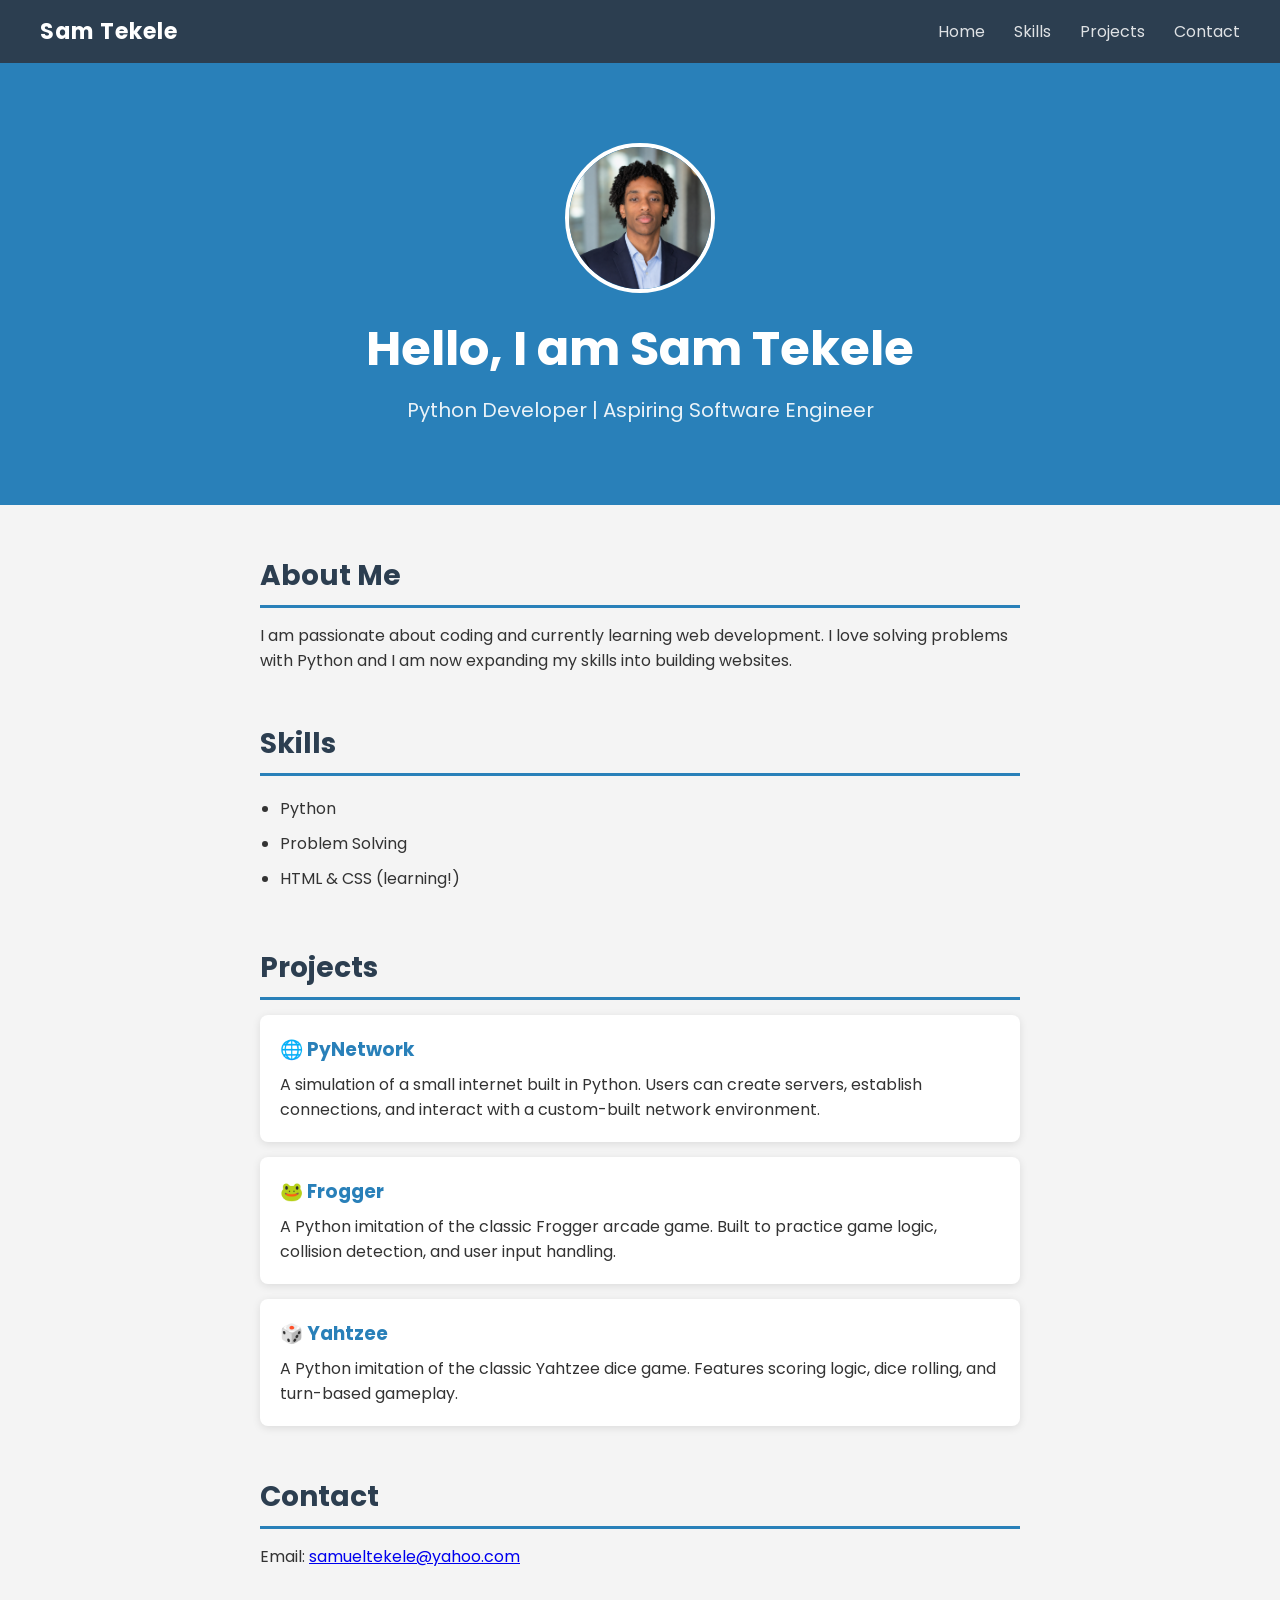
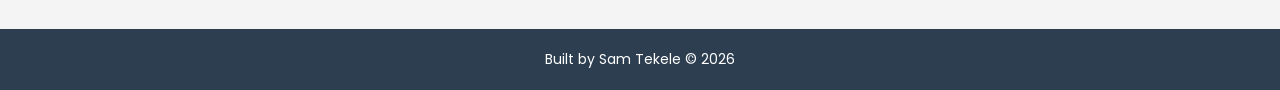
<file: index.html>
<!DOCTYPE html>
<html lang="en">
  <head>
    <meta charset="UTF-8" />
    <link href="https://fonts.googleapis.com/css2?family=Poppins:wght@300;400;600;700&display=swap" rel="stylesheet" />
    <title>Sam Tekele | Portfolio</title>
    <link rel="stylesheet" href="style.css" />
  </head>
 <body>

  <!-- NAVBAR -->
  <nav>
  <div class="nav-logo">Sam Tekele</div>
  <div class="nav-links">
    <a href="index.html">Home</a>
    <a href="skills.html">Skills</a>
    <a href="projects.html">Projects</a>
    <a href="contact.html">Contact</a>
  </div>
</nav>
  <!-- HERO -->
  <div class="hero">
    <img src="headshot.png" class="avatar" alt="Sam Tekele" />
    <h1>Hello, I am Sam Tekele</h1>
    <p>Python Developer | Aspiring Software Engineer</p>
  </div>

  <!-- ABOUT -->
  <div class="section">
    <h2>About Me</h2>
    <p>I am passionate about coding and currently learning web development. I love solving problems with Python and I am now expanding my skills into building websites.</p>
  </div>

  <!-- SKILLS -->
  <div class="section">
    <h2>Skills</h2>
    <ul>
      <li>Python</li>
      <li>Problem Solving</li>
      <li>HTML & CSS (learning!)</li>
    </ul>
  </div>

  <!-- PROJECTS -->
  <!-- PROJECTS -->
  <div class="section">
    <h2>Projects</h2>
    <div class="card">
      <h3>🌐 PyNetwork</h3>
      <p>A simulation of a small internet built in Python. Users can create servers, establish connections, and interact with a custom-built network environment.</p>
    </div>
    <div class="card">
      <h3>🐸 Frogger</h3>
      <p>A Python imitation of the classic Frogger arcade game. Built to practice game logic, collision detection, and user input handling.</p>
    </div>
    <div class="card">
      <h3>🎲 Yahtzee</h3>
      <p>A Python imitation of the classic Yahtzee dice game. Features scoring logic, dice rolling, and turn-based gameplay.</p>
    </div>
  </div>

  <!-- CONTACT -->
  <div class="section">
    <h2>Contact</h2>
    <p>Email: <a href="mailto:samueltekele@yahoo.com">samueltekele@yahoo.com</a></p>
  </div>

  <!-- FOOTER -->
  <footer>
    <p>Built by Sam Tekele © 2026</p>
  </footer>

</body>
</html>
</file>
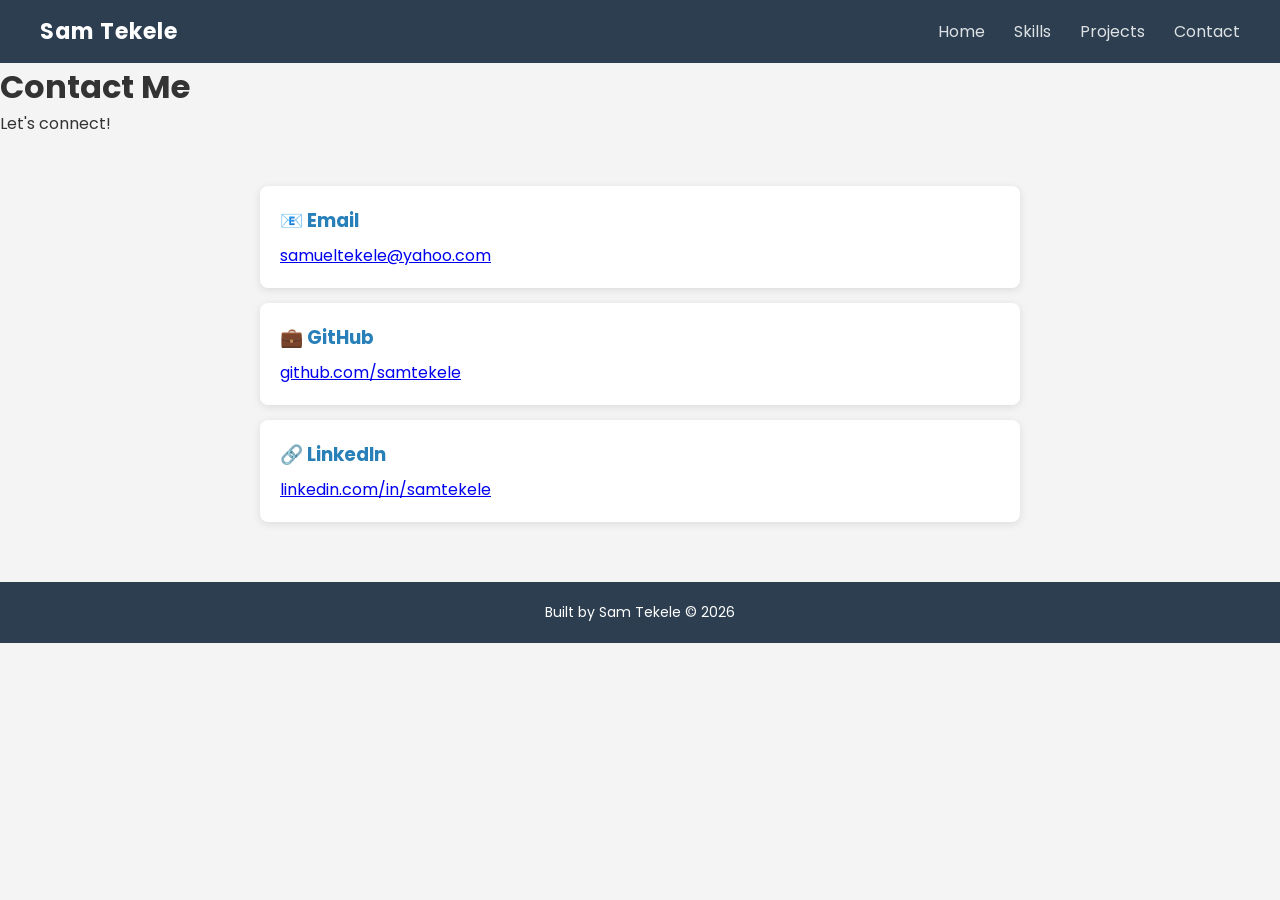
<file: contact.html>
<!DOCTYPE html>
<html lang="en">
  <head>
    <meta charset="UTF-8" />
    <link href="https://fonts.googleapis.com/css2?family=Poppins:wght@300;400;600;700&display=swap" rel="stylesheet" />
    <title>Sam Tekele | Contact</title>
    <link rel="stylesheet" href="style.css" />
  </head>
  <body>

    <nav>
      <div class="nav-logo">Sam Tekele</div>
      <div class="nav-links">
        <a href="index.html">Home</a>
        <a href="skills.html">Skills</a>
        <a href="projects.html">Projects</a>
        <a href="contact.html">Contact</a>
      </div>
    </nav>

    <div class="page-hero">
      <h1>Contact Me</h1>
      <p>Let's connect!</p>
    </div>

    <div class="section">
      <div class="card">
        <h3>📧 Email</h3>
        <p><a href="mailto:samueltekele@yahoo.com">samueltekele@yahoo.com</a></p>
      </div>
      <div class="card">
        <h3>💼 GitHub</h3>
        <p><a href="https://github.com/samtekele" target="_blank">github.com/samtekele</a></p>
      </div>
      <div class="card">
        <h3>🔗 LinkedIn</h3>
        <p><a href="https://linkedin.com/in/samtekele" target="_blank">linkedin.com/in/samtekele</a></p>
      </div>
    </div>

    <footer>
      <p>Built by Sam Tekele © 2026</p>
    </footer>

  </body>
</html>
</file>
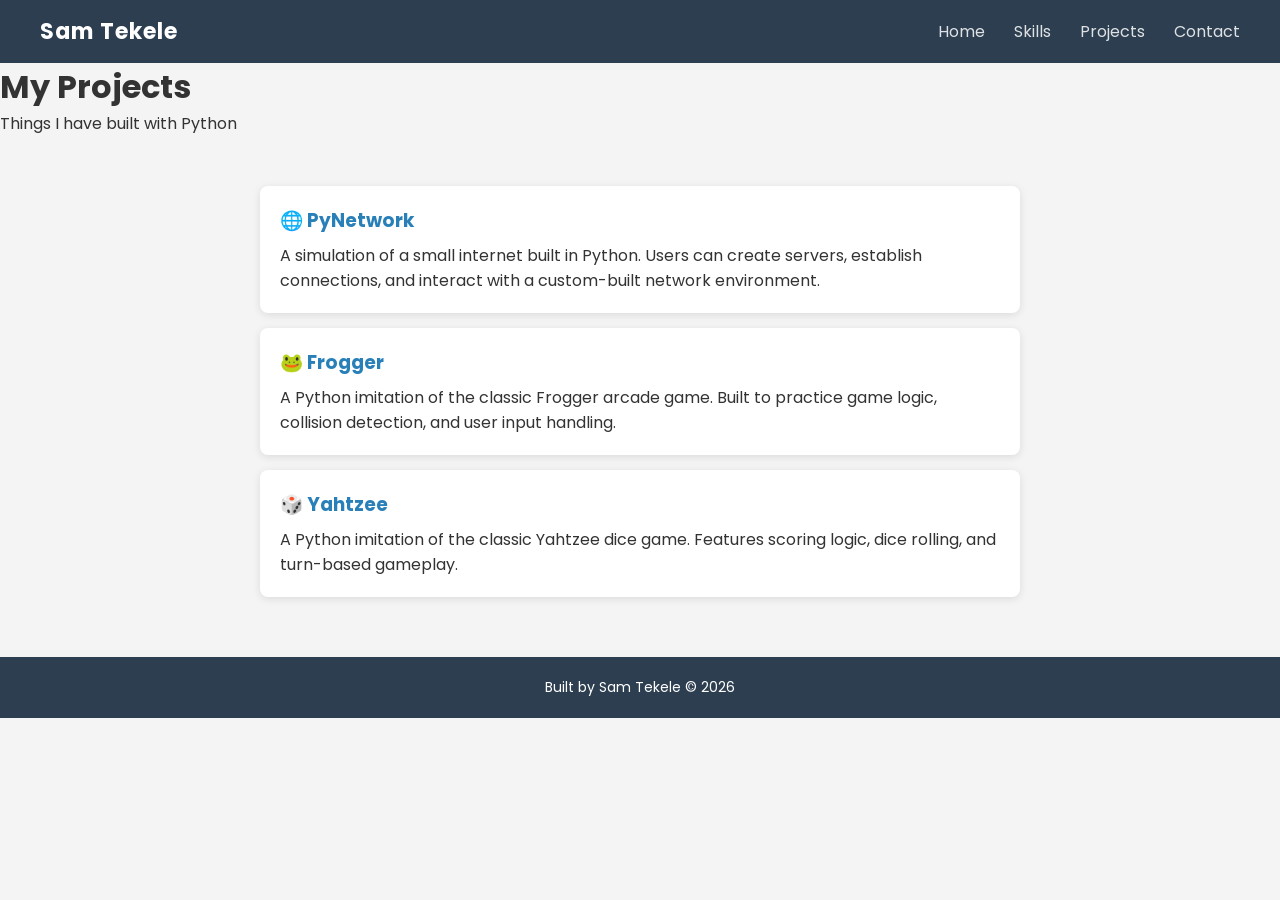
<file: projects.html>
<!DOCTYPE html>
<html lang="en">
  <head>
    <meta charset="UTF-8" />
    <link href="https://fonts.googleapis.com/css2?family=Poppins:wght@300;400;600;700&display=swap" rel="stylesheet" />
    <title>Sam Tekele | Projects</title>
    <link rel="stylesheet" href="style.css" />
  </head>
  <body>

    <nav>
      <div class="nav-logo">Sam Tekele</div>
      <div class="nav-links">
        <a href="index.html">Home</a>
        <a href="skills.html">Skills</a>
        <a href="projects.html">Projects</a>
        <a href="contact.html">Contact</a>
      </div>
    </nav>

    <div class="page-hero">
      <h1>My Projects</h1>
      <p>Things I have built with Python</p>
    </div>

    <div class="section">
      <div class="card">
        <h3>🌐 PyNetwork</h3>
        <p>A simulation of a small internet built in Python. Users can create servers, establish connections, and interact with a custom-built network environment.</p>
      </div>
      <div class="card">
        <h3>🐸 Frogger</h3>
        <p>A Python imitation of the classic Frogger arcade game. Built to practice game logic, collision detection, and user input handling.</p>
      </div>
      <div class="card">
        <h3>🎲 Yahtzee</h3>
        <p>A Python imitation of the classic Yahtzee dice game. Features scoring logic, dice rolling, and turn-based gameplay.</p>
      </div>
    </div>

    <footer>
      <p>Built by Sam Tekele © 2026</p>
    </footer>

  </body>
</html>
</file>
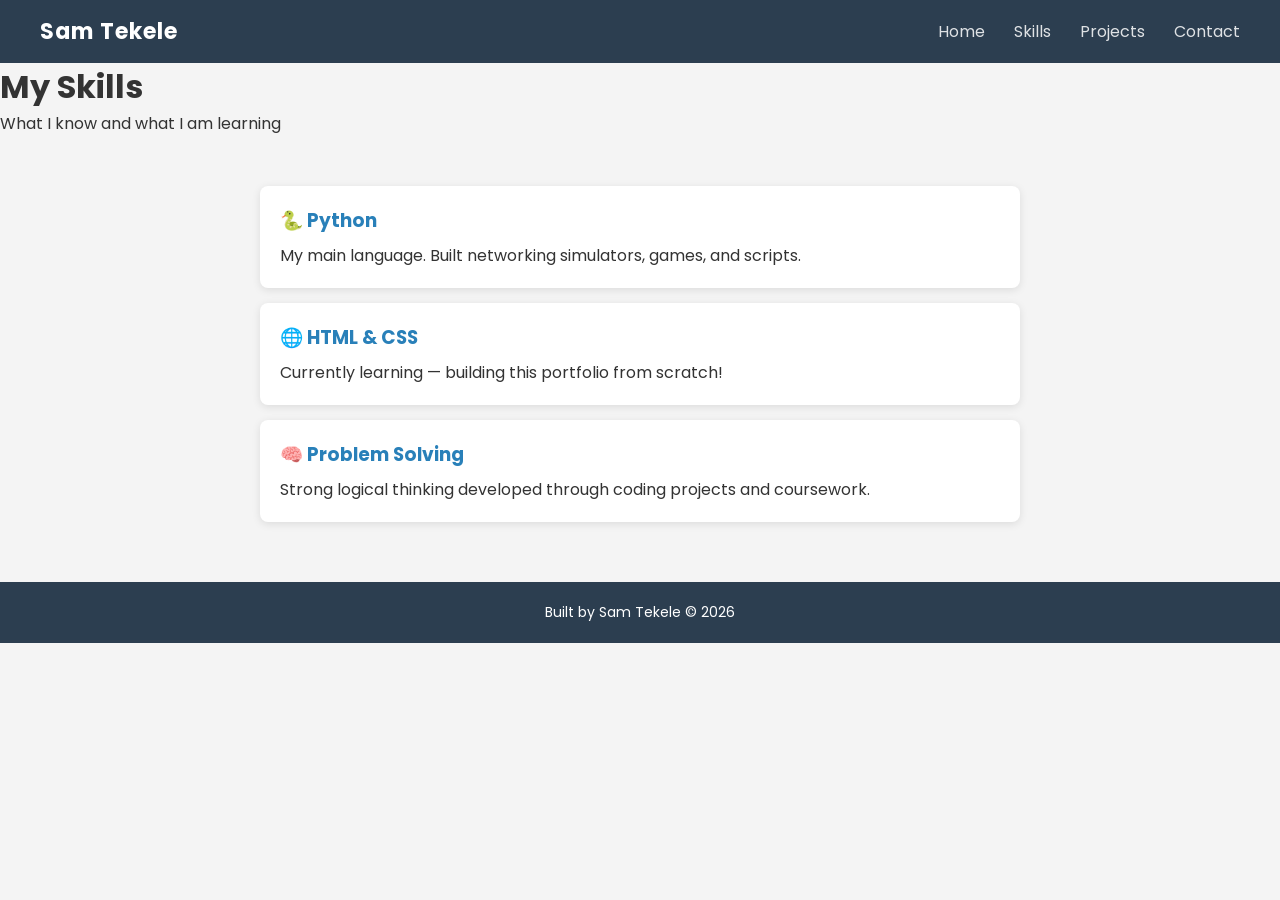
<file: skills.html>
<!DOCTYPE html>
<html lang="en">
  <head>
    <meta charset="UTF-8" />
    <link href="https://fonts.googleapis.com/css2?family=Poppins:wght@300;400;600;700&display=swap" rel="stylesheet" />
    <title>Sam Tekele | Skills</title>
    <link rel="stylesheet" href="style.css" />
  </head>
  <body>

    <nav>
      <div class="nav-logo">Sam Tekele</div>
      <div class="nav-links">
        <a href="index.html">Home</a>
        <a href="skills.html">Skills</a>
        <a href="projects.html">Projects</a>
        <a href="contact.html">Contact</a>
      </div>
    </nav>

    <div class="page-hero">
      <h1>My Skills</h1>
      <p>What I know and what I am learning</p>
    </div>

    <div class="section">
      <div class="card">
        <h3>🐍 Python</h3>
        <p>My main language. Built networking simulators, games, and scripts.</p>
      </div>
      <div class="card">
        <h3>🌐 HTML & CSS</h3>
        <p>Currently learning — building this portfolio from scratch!</p>
      </div>
      <div class="card">
        <h3>🧠 Problem Solving</h3>
        <p>Strong logical thinking developed through coding projects and coursework.</p>
      </div>
    </div>

    <footer>
      <p>Built by Sam Tekele © 2026</p>
    </footer>

  </body>
</html>
</file>
<file: style.css>
/* General */
* {
  margin: 0;
  padding: 0;
  box-sizing: border-box;
}

body {
  font-family: 'Poppins', sans-serif;
  background-color: #f4f4f4;
  color: #333;
}

/* NAVBAR */
nav {
  background-color: #2c3e50;
  padding: 15px 40px;
  display: flex;
  justify-content: space-between;
  align-items: center;
}

.nav-logo {
  color: white;
  font-size: 22px;
  font-weight: bold;
  letter-spacing: 1px;
}

.nav-links a {
  color: white;
  text-decoration: none;
  margin-left: 25px;
  font-size: 16px;
  opacity: 0.85;
  transition: opacity 0.2s;
}

.nav-links a:hover {
  opacity: 1;
}

/* HERO */
.hero {
  background-color: #2980b9;
  color: white;
  text-align: center;
  padding: 80px 20px;
}

.avatar {
  width: 150px;
  height: 150px;
  border-radius: 50%;
  object-fit: cover;
  border: 4px solid white;
  margin: 0 auto 20px auto;
  display: block;
}

.hero h1 {
  font-size: 48px;
  margin-bottom: 10px;
}

.hero p {
  font-size: 20px;
  opacity: 0.9;
}

/* SECTIONS */
.section {
  max-width: 800px;
  margin: 50px auto;
  padding: 0 20px;
}

h2 {
  color: #2c3e50;
  font-size: 28px;
  margin-bottom: 15px;
  border-bottom: 3px solid #2980b9;
  padding-bottom: 8px;
}

ul {
  line-height: 2.2;
  padding-left: 20px;
}

/* PROJECT CARDS */
.card {
  background-color: white;
  border-radius: 8px;
  padding: 20px;
  margin-bottom: 15px;
  box-shadow: 0 2px 8px rgba(0,0,0,0.1);
  transition: transform 0.2s;
}

.card:hover {
  transform: translateY(-4px);
}

.card h3 {
  color: #2980b9;
  margin-bottom: 8px;
}

/* FOOTER */
footer {
  background-color: #2c3e50;
  color: white;
  text-align: center;
  padding: 20px;
  margin-top: 60px;
  font-size: 14px;
}

/* ANIMATIONS */
@keyframes fadeIn {
  from {
    opacity: 0;
    transform: translateY(20px);
  }
  to {
    opacity: 1;
    transform: translateY(0);
  }
}

.hero, .page-hero {
  animation: fadeIn 0.8s ease;
}

.card {
  animation: fadeIn 0.6s ease;
}

.section {
  animation: fadeIn 0.7s ease;
}
</file>
